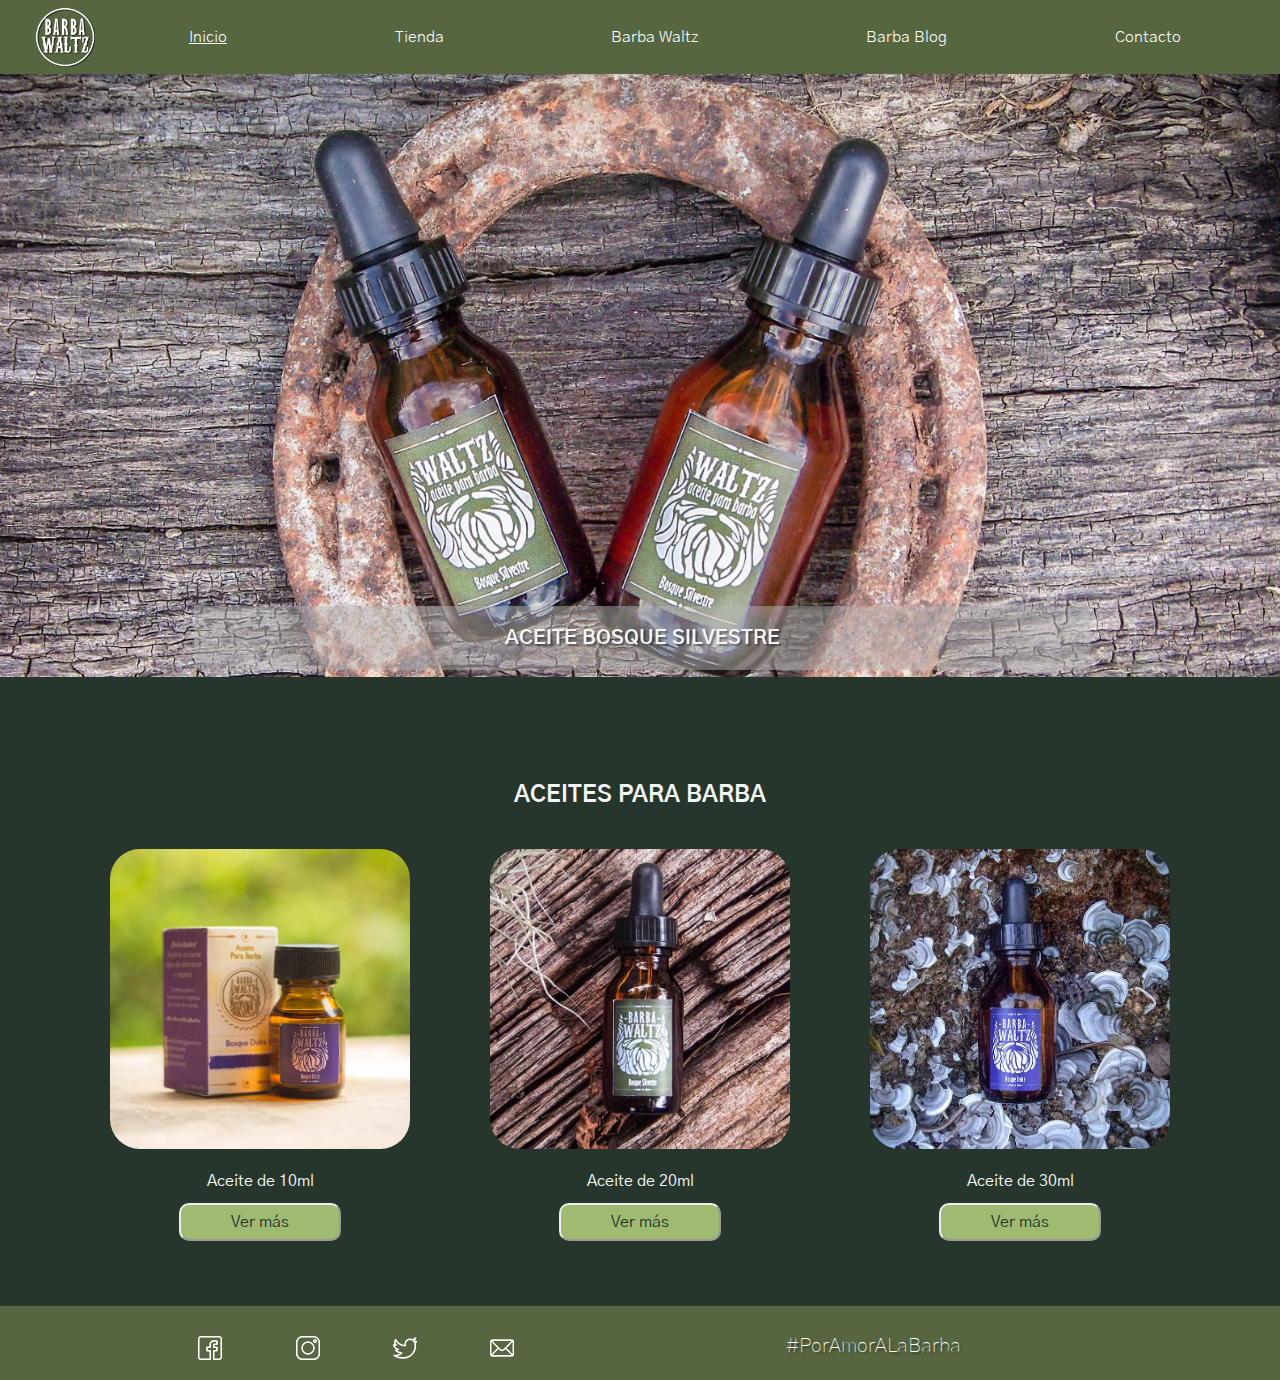
<file: index.html>
<!DOCTYPE html>
<html lang="es">

<head>
  <meta charset="UTF-8" />
  <meta http-equiv="X-UA-Compatible" content="IE=edge" />
  <meta name="viewport" content="width=device-width, initial-scale=1.0" />
  <meta name="description" content=" Barba Waltz, aceites para el mantenimiento y cuidado de la barba">
  <meta name="keywords" content="barba, aceite, mantenimiento, cuidado, vello, aceite para barba, hombre">
  <link rel="preconnect" href="https://fonts.googleapis.com">
  <link rel="preconnect" href="https://fonts.gstatic.com" crossorigin>
  <link href="https://fonts.googleapis.com/css2?family=Gothic+A1:wght@100;300;500;700&display=swap" rel="stylesheet">
  <link rel="stylesheet" href="css/bootstrap.css" />
  <link rel="stylesheet" href="css/style.css" />
  <link rel="shortcut icon" type="image/png" href="images/Logo Brown 24 flavicon.png" />
  <title>Inicio | Barba Waltz, Aceites para barba</title>
</head>

<body>

  <!-- HEADER INDEX----------------------------------------------------------------------------------------------------------------------------->

  <header>

    <nav class="navbar  navbar-expand-lg navbar-expand-md navbar-expand-sm navbar-dark header__navegador p-2 navbar-text .header__navegador--font">
      <div class="container-fluid header__padding">
        <a href="index.html"><img src="images/logo blanco letras.png" title="Ir al inicio" alt="logo Barba Waltz"
           class="header__navegador--logoBarba"></a>

        <button class="navbar-toggler" type="button" data-bs-toggle="collapse" data-bs-target="#navbarNav"
          aria-controls="navbarNav" aria-expanded="false" aria-label="Toggle navigation">
          <span class="navbar-toggler-icon"></span>
        </button>

        <div class="collapse navbar-collapse ms-3 nav" id="navbarNav">
          <ul class="navbar-nav d-flex justify-content-around w-100">
            <li class="nav-item ">
              <a class=" currentLink" aria-current="page" href="index.html">Inicio</a>
            </li>
            <li class="nav-item">
              <a class="" href="pages/tienda.html">Tienda</a>
            </li>
            <li class="nav-item">
              <a class="" href="pages/barba_waltz.html">Barba Waltz</a>
            </li>
            <li class="nav-item">
              <a class="" href="pages/barba_blog.html">Barba Blog</a>
            </li>
            <li class="nav-item">
              <a class="" href="pages/contacto.html">Contacto</a>
            </li>
          </ul>
        </div>
      </div>
    </nav>
  </header>

  <main class="mainIndex">

    <!-- SECCIÓN DE PRODUCTOS INDEX ----------------------------------------------------------------------------------------------------------------------------->
<div class="carouselMargin">
    <div id="carouselExampleInterval" class="carousel slide" data-bs-ride="carousel">
      <div class="carousel-inner">
        <div class="carousel-item active" data-bs-interval="10000">
          <div class="d-flex justify-content-center">
            <img src="images/index1 copy.jpg" class="d-block mw-100 mh-100" alt="Aceite para barba Bosque Silvestre 20ml y 30ml">
            <div class="carousel-caption d-none d-sm-block d-md-block">
              <a href="pages/tienda.html"><h2 class="carouselTitleFont opacity">ACEITE BOSQUE SILVESTRE</h2></a>
            </div>
        </div>
      </div>

        <div class="carousel-item" data-bs-interval="2000">
          <div class="d-flex justify-content-center">
            <img src="images/index2 copy.jpg" class="d-block mw-100 mh-100" alt="Aceite para barba Bosque Dulce 20ml y 30ml">
            <div class="carousel-caption d-none d-sm-block d-md-block">
              <a href="pages/tienda.html"><h2 class="carouselTitleFont opacity">ACEITE BOSQUE DULCE</h2></a>
            </div>
        </div>
      </div>
        
      <div class="carousel-item" data-bs-interval="2000">
        <div class="d-flex justify-content-center">
          <img src="images/index3 copy.jpg" class="d-block mw-100 mh-100" alt="Aceite para barba Bosque Dulce 20ml y 30ml">
          <div class="carousel-caption d-none d-sm-block d-md-block">
            <a href="pages/tienda.html"><h2 class="carouselTitleFont opacity">TIENDA</h2></a>
          </div>
      </div>
    </div>

      </div>
      <button class="carousel-control-prev" type="button" data-bs-target="#carouselExampleInterval" data-bs-slide="prev">
        <span class="carousel-control-prev-icon" aria-hidden="true"></span>
        <span class="visually-hidden">Previous</span>
      </button>
      <button class="carousel-control-next" type="button" data-bs-target="#carouselExampleInterval" data-bs-slide="next">
        <span class="carousel-control-next-icon" aria-hidden="true"></span>
        <span class="visually-hidden">Next</span>
      </button>
    </div>
  </div>

    <div class="divIndex">
    <h1>ACEITES PARA BARBA</h1>

    <div class="container w-100">
      <div class="row">

        <!-- IMAGEN 10ML ----------------------------------------->
        <div class="col-12 col-md-12 col-lg-4">
          <div class="d-flex justify-content-center align-items-center">
            <div>
              <img src="images/index10ml-4.jpg" alt="Aceite Bosque Oriental 10ml" width="300px"
                class="imagenProductoIndex imgBorderRadius">
              <p class=" d-flex justify-content-center align-items-center">Aceite de 10ml</p>
              <div class="d-flex justify-content-center align-items-center"><a href="pages/tienda.html">
                <input type="submit" value="Ver más" class="btn--Silvestre"></a></div>
            </div>
          </div>
        </div>

        <!-- IMAGEN 20ML ----------------------------------------->
        <div class="col-12 col-md-12 col-lg-4">
          <div class="d-flex justify-content-center align-items-center">
            <div><img src="images/index20ml.jpg" alt="Aceite Bosque Silvestre 20ml" width="300px"
                class="imagenProductoIndex imgBorderRadius">
              <p class=" d-flex justify-content-center align-items-center">Aceite de 20ml</p>
              <div class="d-flex justify-content-center align-items-center"><a href="pages/tienda.html">
                <input type="submit" value="Ver más" class="btn--Silvestre"></a></div>
            </div>
          </div>
        </div>

        <!-- IMAGEN 30ML ----------------------------------------->
        <div class="col-12 col-md-12 col-lg-4">
          <div class="d-flex justify-content-center align-items-center">
            <div><img src="images/index30ml.jpg" alt="Aceite Bosque Dulce 30ml" width="300px"
                class="imagenProductoIndex imgBorderRadius">
              <p class=" d-flex justify-content-center align-items-center">Aceite de 30ml</p>
              <div class="d-flex justify-content-center align-items-center"><a href="pages/tienda.html">
                <input type="submit" value="Ver más" class="btn--Silvestre"></a></div>
            </div>
          </div>
        </div>
      </div>

    </div>
    </div>
  </div>
  </main>

  <!-- FOOTER ----------------------------------------------------------------------------------------------------------------------------->

  <footer class="footerIndexBackColor footerDisplayFlex">

    <div class="item1">
      <a href="https://www.facebook.com/BarbaWaltz" target="_blank"><img src="images/facebook_white_24.png"
          title="Facebook" alt="facebook logo" /></a>
      <a href="https://www.instagram.com/barbawaltz/" target="_blank"><img src="images/instagram_white_24.png"
          title="instagram" alt="instagram logo" /></a>
      <a href="https://twitter.com/BarbaWaltz" target="_blank"><img src="images/twitter_white_24.png" title="Twitter"
          alt="twitter logo" /></a>
      <a href="mailto: waltz.barba@gmail.com" target="_blank"><img src="images/mail_white_24.png"
          title="Email Barba Waltz" alt="email logo" /></a>
    </div>


    <div class="item2">
      <p class="parrafoNegritaFooterWhite"> #PorAmorALaBarba</p>
    </div>
  </footer>

  <script src="js/bootstrap.js"></script>
</body>

</html>
</file>
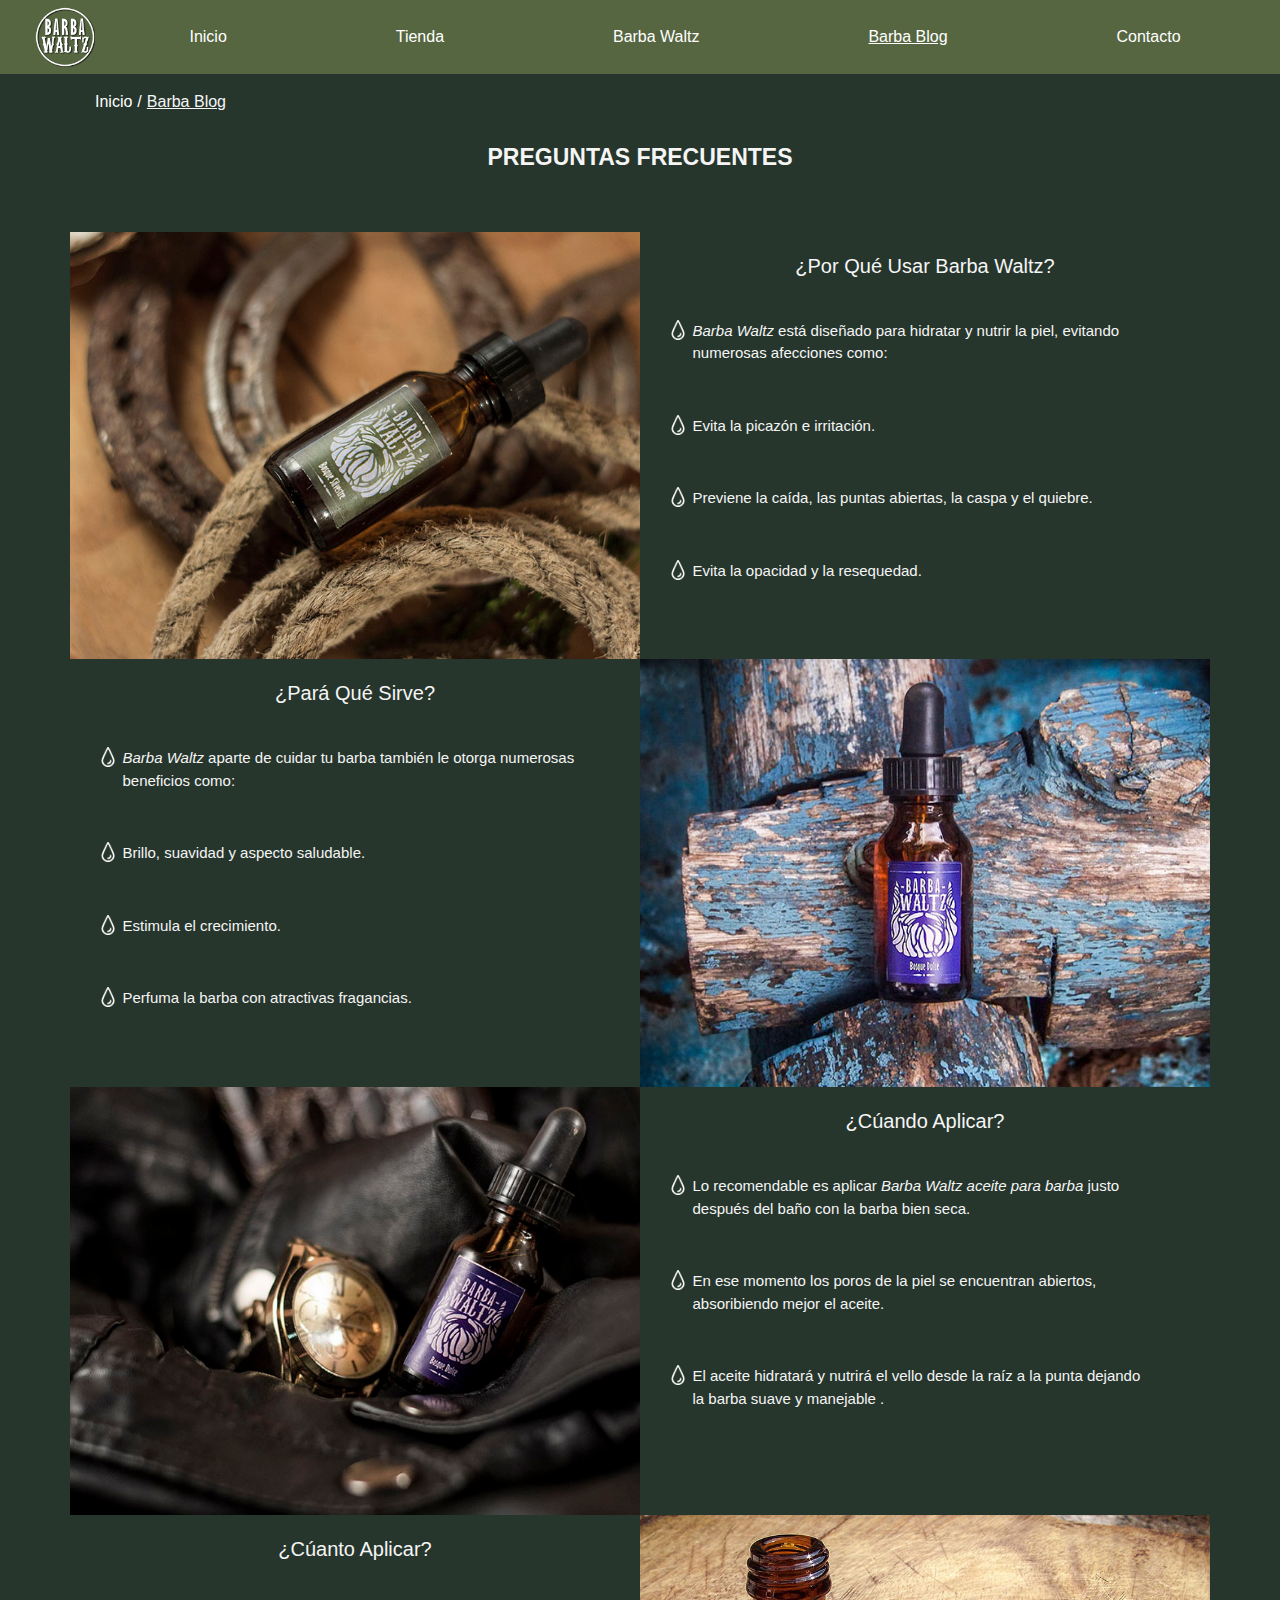
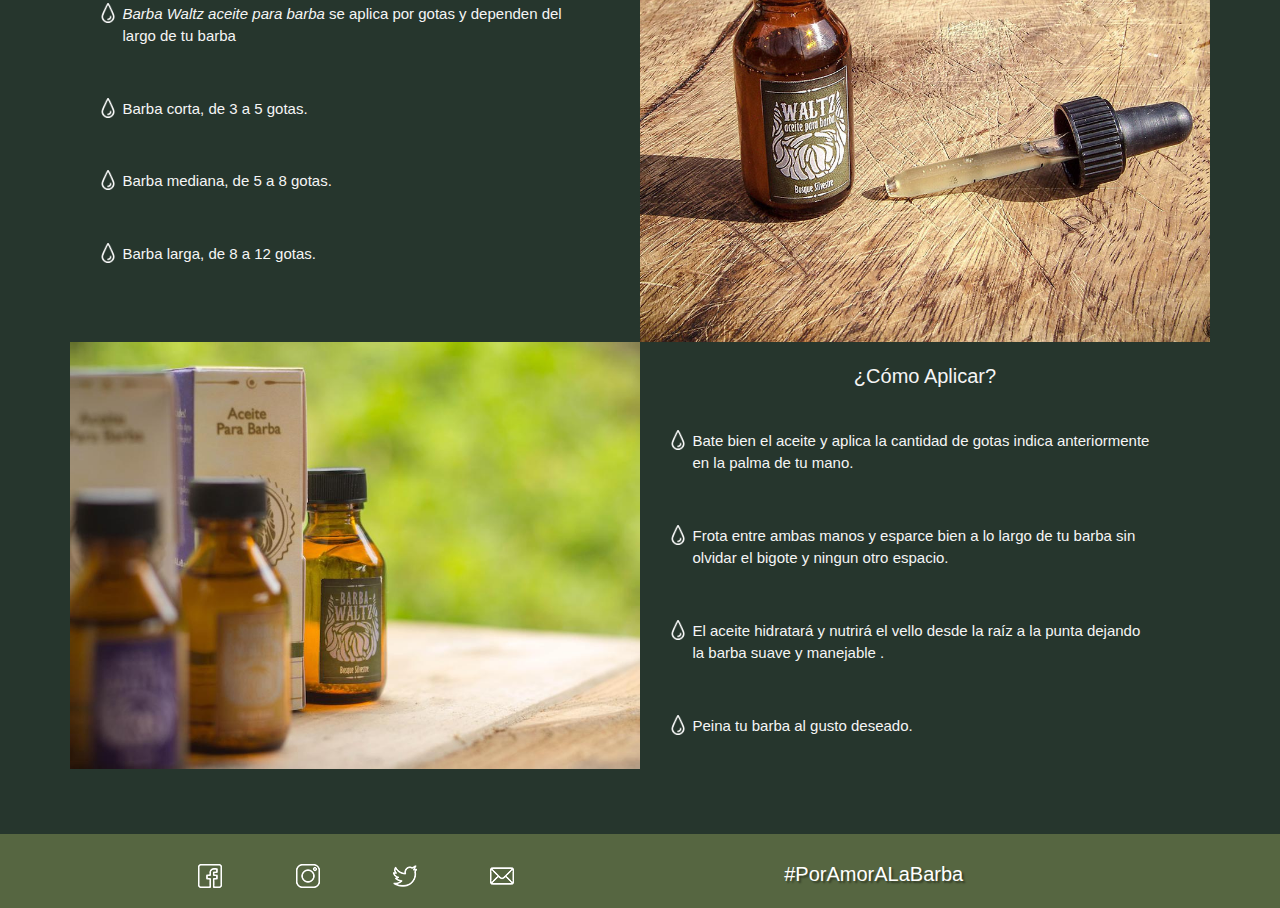
<file: pages/barba_blog.html>
<!DOCTYPE html>
<html lang="es">

<head>
    <meta charset="UTF-8">
    <meta http-equiv="X-UA-Compatible" content="IE=edge">
    <meta name="viewport" content="width=device-width, initial-scale=1.0">
    <meta name="description" content="Barba Blog, tips y técnicas para darle a tu barba el amor que merece">
    <meta name="keywords"
        content="barba, aceite, mantenimiento, cuidado, aceite para barba, hombre, historia, afeitado">
    <link rel="stylesheet" href="../css/bootstrap.css" />
    <link rel="stylesheet" href="../css/style.css">
    <link rel="shortcut icon" type="image/png" href="../images/Logo Brown 24 flavicon.png" />
    <title>Barba Blog | Dale amor a tu barba</title>

</head>

<body>

    <header>

        <nav
            class="navbar  navbar-expand-lg navbar-expand-md navbar-expand-sm navbar-dark header__navegador p-2 navbar-text .header__navegador--font">
            <div class="container-fluid header__padding">
                <a href="../index.html"><img src="../images/logo blanco letras.png" title="Ir al inicio"
                        alt="logo Barba Waltz" class="header__navegador--logoBarba"></a>

                <button class="navbar-toggler" type="button" data-bs-toggle="collapse" data-bs-target="#navbarNav"
                    aria-controls="navbarNav" aria-expanded="false" aria-label="Toggle navigation">
                    <span class="navbar-toggler-icon"></span>
                </button>

                <div class="collapse navbar-collapse ms-3 nav" id="navbarNav">
                    <ul class="navbar-nav d-flex justify-content-around w-100">
                        <li class="nav-item ">
                            <a aria-current="page" href="../index.html">Inicio</a>
                        </li>
                        <li class="nav-item">
                            <a class="" href="tienda.html">Tienda</a>
                        </li>
                        <li class="nav-item">
                            <a class="" href="barba_waltz.html">Barba Waltz</a>
                        </li>
                        <li class="nav-item">
                            <a class="currentLink" href="barba_blog.html">Barba Blog</a>
                        </li>
                        <li class="nav-item">
                            <a class="" href="contacto.html">Contacto</a>
                        </li>
                    </ul>
                </div>
            </div>
        </nav>
    </header>

    <!-- AQUÍ VAN LOS PRODUCTOS ----------------------------------------------------------------------------------------------------------------------------->

    <!-- ACEITE BOSQUE FRESCO ----------------------------------------------------------------------------------------------------------------------------->

    <main class="mainIndex">

        <!-- BREADCRUMB --------------------------------------------------------------------------------------------->


        <div class="divTienda">

            <nav aria-label="breadcrumb ">
                <ol class="breadcrumb ms-5 breadcrumbMargin">
                    <li class="breadcrumb-item"><a href="../index.html">Inicio</a></li>
                    <li class="breadcrumb-item active currentLink" aria-current="page">Barba Blog</li>
                </ol>
            </nav>


            <h1 class="h1BarbaBlog">PREGUNTAS FRECUENTES</h1>

            <div class="container">
                <div class="row">

                    <!-- IMAGEN 1 ----------------------------------------->
                    <div class="col-12 col-md-12 col-lg-6 p-0 m-0 order-first order-md-first order-lg-first">
                        <div class="d-flex justify-content-center align-items-center">
                            <div class="containerImg"><img src="../images/blog5.jpg" alt=" Barba Tips, cuándo aplicar"
                                    class="imagenProductoBlog blogBorderRadius mw-100 mh-100"></div>
                        </div>
                    </div>

                    <!-- PARRAFO 1 ----------------------------------------->
                    <div class="col-12 col-md-12 col-lg-6 order-0 order-md-0 order-lg-0">
                        <div class="d-block-flex justify-content-space-evenly">
                            <h2>¿Por Qué Usar Barba Waltz?</h2>
                            <div class="d-inline-flex containerFAQ">
                                <img src="../images/gotita" alt="Gota" height="20px" class="imgGotita">
                                <p class="parrafoFAQ"><span style="font-style: italic;"> Barba Waltz</span> está
                                    diseñado para hidratar y nutrir la piel, evitando numerosas afecciones como:</p>
                            </div>

                            <div class="d-inline-flex containerFAQ">
                                <img src="../images/gotita" alt="Gota" height="20px" class="imgGotita">
                                <p class="parrafoFAQ"> Evita la picazón e irritación.</p>
                            </div>

                            <div class="d-inline-flex containerFAQ">
                                <img src="../images/gotita" alt="Gota" height="20px" class="imgGotita">
                                <p class="parrafoFAQ"> Previene la caída, las puntas abiertas, la caspa y el quiebre.
                                </p>
                            </div>

                            <div class="d-inline-flex containerFAQ">
                                <img src="../images/gotita" alt="Gota" height="20px" class="imgGotita">
                                <p class="parrafoFAQ"> Evita la opacidad y la resequedad. </p>
                            </div>
                        </div>
                    </div>

                                        <!-- PARRAFO 2 ----------------------------------------->


                    <div class="col-12 col-md-12 col-lg-6 order-2 order-md-2 order-lg-1">
                        <div class="d-flex flex-column justify-content-space-evenly">
                            <h2>¿Pará Qué Sirve?</h2>
                            <div class="d-inline-flex containerFAQ">
                                <img src="../images/gotita" alt="Gota" height="20px" class="imgGotita">
                                <p class="parrafoFAQ"><span style="font-style: italic;"> Barba Waltz</span> aparte de
                                    cuidar tu barba también le otorga numerosas beneficios como:</p>
                            </div>

                            <div class="d-inline-flex containerFAQ">
                                <img src="../images/gotita" alt="Gota" height="20px" class="imgGotita">
                                <p class="parrafoFAQ"> Brillo, suavidad y aspecto saludable.</p>
                            </div>

                            <div class="d-inline-flex containerFAQ">
                                <img src="../images/gotita" alt="Gota" height="20px" class="imgGotita">
                                <p class="parrafoFAQ"> Estimula el crecimiento. </p>
                            </div>

                            <div class="d-inline-flex containerFAQ">
                                <img src="../images/gotita" alt="Gota" height="20px" class="imgGotita">
                                <p class="parrafoFAQ"> Perfuma la barba con atractivas fragancias. </p>
                            </div>
                        </div>
                    </div>

                    <!-- IMAGEN 2 ----------------------------------------->
                    <div class="col-12 col-md-12 col-lg-6 p-0 m-0 order-1 order-md-1 order-lg-2">
                        <div class="d-flex justify-content-center align-items-center">
                            <div class="containerImg"><img src="../images/blog6.jpg" alt=" Barba Tips, cuándo aplicar"
                                    class="imagenProductoBlog blogBorderRadius mw-100 mh-100"></div>
                        </div>
                    </div>


                    <!-- IMAGEN 3 ----------------------------------------->
                    <div class="col-12 col-md-12 col-lg-6 p-0 m-0 order-3 order-md-3 order-lg-3">
                        <div class="d-flex justify-content-center align-items-center">
                            <div class="containerImg"><img src="../images/blog2.jpg" alt=" Barba Tips, cuándo aplicar"
                                    class="imagenProductoBlog blogBorderRadius mw-100 mh-100"></div>
                        </div>
                    </div>

                    <!-- PARRAFO 3 ----------------------------------------->
                    <div class="col-12 col-md-12 col-lg-6 order-4 order-md-4 order-lg-4">
                        <div class="d-flex flex-column justify-content-space-evenly">
                            <h2>¿Cúando Aplicar?</h2>
                            <div class="d-inline-flex containerFAQ">
                                <img src="../images/gotita" alt="Gota" height="20px" class="imgGotita">
                                <p class="parrafoFAQ"> Lo recomendable es aplicar <span style="font-style: italic;">
                                        Barba Waltz aceite para barba </span>justo después del baño con la barba bien
                                    seca.</p>
                            </div>

                            <div class="d-inline-flex containerFAQ">
                                <img src="../images/gotita" alt="Gota" height="20px" class="imgGotita">
                                <p class="parrafoFAQ"> En ese momento los poros de la piel se encuentran abiertos,
                                    absoribiendo mejor el aceite. </p>
                            </div>

                            <div class="d-inline-flex containerFAQ">
                                <img src="../images/gotita" alt="Gota" height="20px" class="imgGotita">
                                <p class="parrafoFAQ"> El aceite hidratará y nutrirá el vello desde la raíz a la punta
                                    dejando la barba suave y manejable . </p>
                            </div>
                        </div>
                    </div>

                    <!-- PARRAFO 4 ----------------------------------------->
                    <div class="col-12 col-md-12 col-lg-6  order-6 order-md-6 order-lg-5">
                        <div class="d-flex flex-column justify-content-space-evenly">
                            <h2>¿Cúanto Aplicar?</h2>
                            <div class="d-inline-flex containerFAQ">
                                <img src="../images/gotita" alt="Gota" height="20px" class="imgGotita">
                                <p class="parrafoFAQ"><span style="font-style: italic;"> Barba Waltz aceite para barba
                                    </span> se aplica por gotas y dependen del largo de tu barba</p>
                            </div>

                            <div class="d-inline-flex containerFAQ">
                                <img src="../images/gotita" alt="Gota" height="20px" class="imgGotita">
                                <p class="parrafoFAQ"> Barba corta, de 3 a 5 gotas.</p>
                            </div>

                            <div class="d-inline-flex containerFAQ">
                                <img src="../images/gotita" alt="Gota" height="20px" class="imgGotita">
                                <p class="parrafoFAQ"> Barba mediana, de 5 a 8 gotas. </p>
                            </div>

                            <div class="d-inline-flex containerFAQ">
                                <img src="../images/gotita" alt="Gota" height="20px" class="imgGotita">
                                <p class="parrafoFAQ"> Barba larga, de 8 a 12 gotas. </p>
                            </div>
                        </div>
                    </div>

                    <!-- IMAGEN 4 ----------------------------------------->
                    <div class="col-12 col-md-12 col-lg-6 p-0 m-0 order-5 order-md-5 order-lg-6">
                        <div class="d-flex justify-content-center align-items-center">
                            <div class="containerImg"><img src="../images/blog3.jpg" alt=" Barba Tips, cuándo aplicar"
                                    class="imagenProductoBlog blogBorderRadius mw-100 mh-100"></div>
                        </div>
                    </div>

                                        <!-- IMAGEN 5 ----------------------------------------->

                    <div class="col-12 col-md-12 col-lg-6 p-0 m-0 order-7 order-md-7 order-lg-7">
                        <div class="d-flex justify-content-center align-items-center">
                            <div class="containerImg"><img src="../images/blog4.jpg" alt=" Barba Tips, cuándo aplicar"
                                    class="imagenProductoBlog blogBorderRadius mw-100 mh-100"></div>
                        </div>
                    </div>

                    <!-- PARRAFO 5 ----------------------------------------->
                    <div class="col-12 col-md-12 col-lg-6 order-8 order-md-8 order-lg-8">
                        <div class="d-flex flex-column justify-content-space-evenly">
                            <h2>¿Cómo Aplicar?</h2>
                            <div class="d-inline-flex containerFAQ">
                                <img src="../images/gotita" alt="Gota" height="20px" class="imgGotita">
                                <p class="parrafoFAQ"> Bate bien el aceite y aplica la cantidad de gotas indica
                                    anteriormente en la palma de tu mano.</p>
                            </div>

                            <div class="d-inline-flex containerFAQ">
                                <img src="../images/gotita" alt="Gota" height="20px" class="imgGotita">
                                <p class="parrafoFAQ"> Frota entre ambas manos y esparce bien a lo largo de tu barba sin
                                    olvidar el bigote y ningun otro espacio. </p>
                            </div>

                            <div class="d-inline-flex containerFAQ">
                                <img src="../images/gotita" alt="Gota" height="20px" class="imgGotita">
                                <p class="parrafoFAQ"> El aceite hidratará y nutrirá el vello desde la raíz a la punta
                                    dejando la barba suave y manejable . </p>
                            </div>

                            <div class="d-inline-flex containerFAQ">
                                <img src="../images/gotita" alt="Gota" height="20px" class="imgGotita">
                                <p class="parrafoFAQ"> Peina tu barba al gusto deseado.</p>
                            </div>
                        </div>
                    </div>

                </div>
            </div>
    </main>

    <!-- FOOTER ----------------------------------------------------------------------------------------------------------------------------->

    <footer class="footerIndexBackColor footerDisplayFlex">

        <div class="item1">
            <a href="https://www.facebook.com/BarbaWaltz" target="_blank"><img src="../images/facebook_white_24.png"
                    title="Facebook" alt="facebook logo" /></a>
            <a href="https://www.instagram.com/barbawaltz/" target="_blank"><img src="../images/instagram_white_24.png"
                    title="instagram" alt="instagram logo" /></a>
            <a href="https://twitter.com/BarbaWaltz" target="_blank"><img src="../images/twitter_white_24.png"
                    title="Twitter" alt="twitter logo" /></a>
            <a href="mailto: waltz.barba@gmail.com" target="_blank"><img src="../images/mail_white_24.png"
                    title="Email Barba Waltz" alt="email logo" /></a>
        </div>


        <div class="item2">
            <p class="parrafoNegritaFooterWhite"> #PorAmorALaBarba</p>
        </div>
    </footer>

    <!-- SCRIPT -------------------------------------------------------------------------------------------->

    <script src="../js/bootstrap.js"></script>
</body>

</html>
</file>
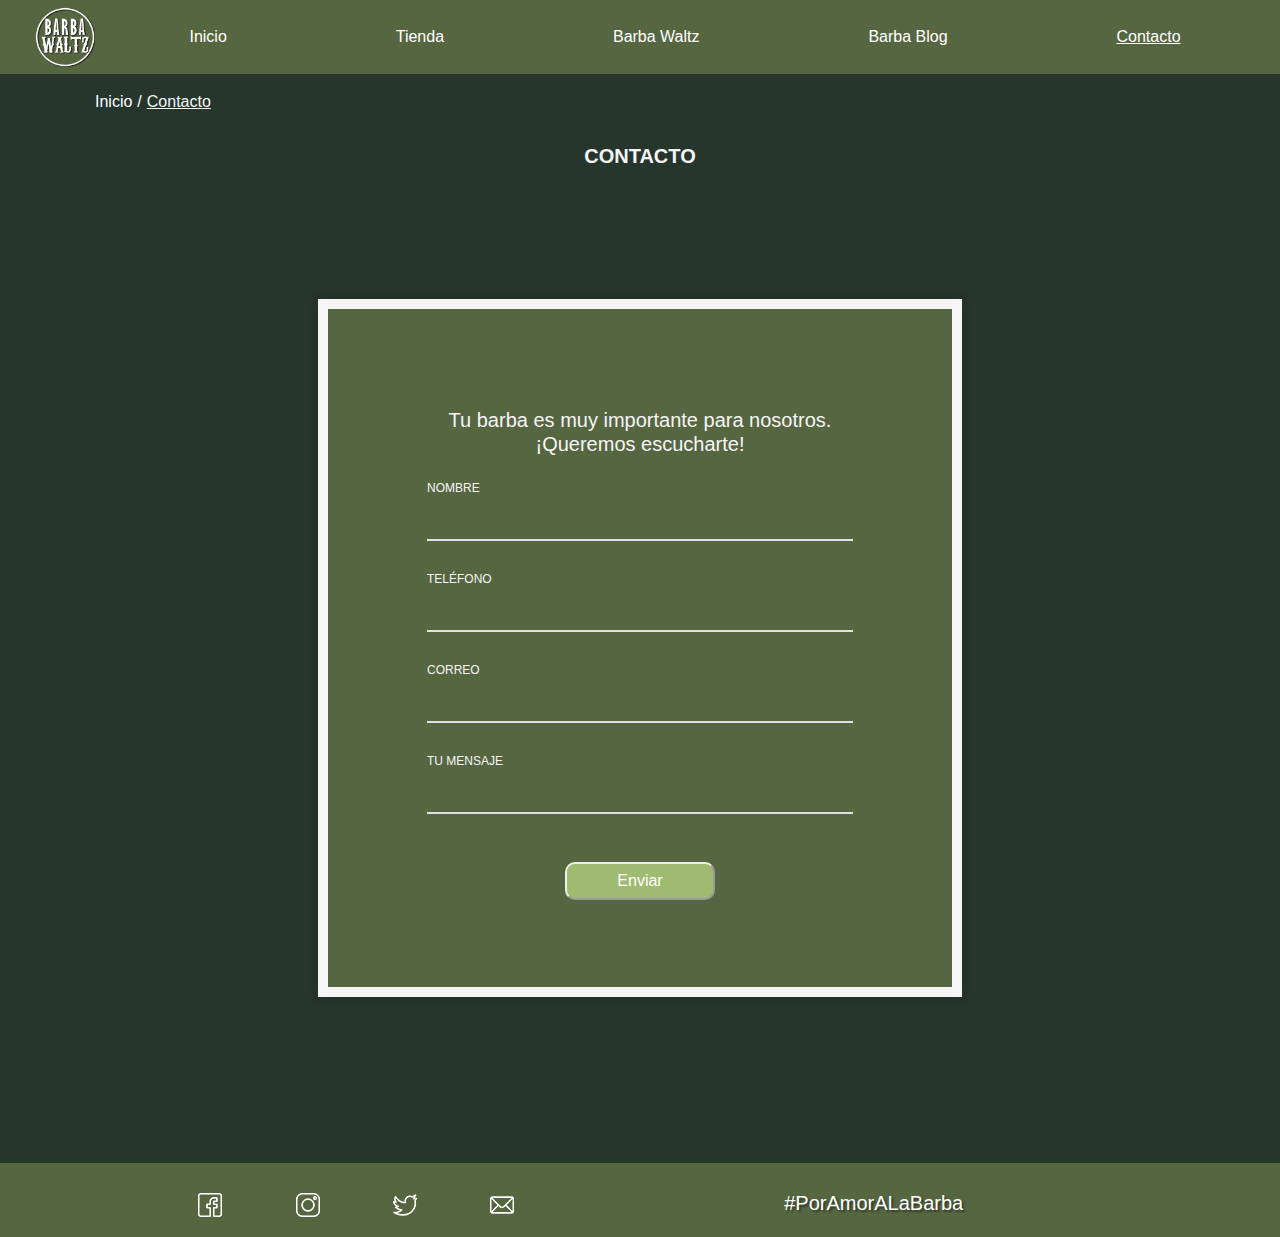
<file: pages/contacto.html>
<!DOCTYPE html>
<html lang="es">

<head>
    <meta charset="UTF-8">
    <meta http-equiv="X-UA-Compatible" content="IE=edge">
    <meta name="viewport" content="width=device-width, initial-scale=1.0">
    <meta name="description" content="¿Dudas, comentarios, sugerencias? ¡Queremos escucharte!">
    <meta name="keywords"
        content="barba, aceite, mantenimiento, cuidado, aceite para barba, comentario, duda, sugerencia">
    <link rel="stylesheet" href="../css/bootstrap.css" />
    <link rel="stylesheet" href="../css/style.css">
    <link rel="shortcut icon" type="image/png" href="../images/Logo Brown 24 flavicon.png" />
    <title>Contacto | Habla con nosotros</title>

</head>

<body>

    <header>

        <nav
            class="navbar  navbar-expand-lg navbar-expand-md navbar-expand-sm navbar-dark header__navegador p-2 navbar-text .header__navegador--font">
            <div class="container-fluid header__padding">
                <a href="../index.html"><img src="../images/logo blanco letras.png" title="Ir al inicio"
                        alt="logo Barba Waltz" class="header__navegador--logoBarba"></a>

                <button class="navbar-toggler" type="button" data-bs-toggle="collapse" data-bs-target="#navbarNav"
                    aria-controls="navbarNav" aria-expanded="false" aria-label="Toggle navigation">
                    <span class="navbar-toggler-icon"></span>
                </button>

                <div class="collapse navbar-collapse ms-3 nav" id="navbarNav">
                    <ul class="navbar-nav d-flex justify-content-around w-100">
                        <li class="nav-item ">
                            <a aria-current="page" href="../index.html">Inicio</a>
                        </li>
                        <li class="nav-item">
                            <a class="" href="tienda.html">Tienda</a>
                        </li>
                        <li class="nav-item">
                            <a class="" href="barba_waltz.html">Barba Waltz</a>
                        </li>
                        <li class="nav-item">
                            <a class="" href="barba_blog.html">Barba Blog</a>
                        </li>
                        <li class="nav-item">
                            <a class="currentLink" href="contacto.html">Contacto</a>
                        </li>
                    </ul>
                </div>
            </div>
        </nav>
    </header>

    <main class="mainIndex main404">

        <!-- BREADCRUMB --------------------------------------------------------------------------------------------->


        <div class="divTienda">

            <nav aria-label="breadcrumb ">
                <ol class="breadcrumb ms-5 breadcrumbMargin">
                    <li class="breadcrumb-item"><a href="../index.html">Inicio</a></li>
                    <li class="breadcrumb-item active currentLink" aria-current="page">Contacto</li>
                </ol>
            </nav>

            <!-- FORMULARIO DE CONTACTO ----------------------------------------------------------------------------------------------------------------------------->


            <h1 class="contacto"> CONTACTO</h1>


            <div class="wrapper">
                <div class="inner">
                    <form action="">
                        <h2 class="contact">Tu barba es muy importante para nosotros.<br>
                            ¡Queremos escucharte!</h2>
                        <label class="form-group">
                            <input type="text" class="form-control">
                            <span>NOMBRE</span>
                            <span class="border"></span>
                        </label>
                        <label class="form-group">
                            <input type="text" class="form-control">
                            <span>TELÉFONO</span>
                            <span class="border"></span>
                        </label>
                        <label class="form-group">
                            <input type="text" class="form-control">
                            <span for="">CORREO</span>
                            <span class="border"></span>
                        </label>
                        <label class="form-group">
                            <textarea name="" id="" class="form-control"></textarea>
                            <span for="">TU MENSAJE</span>
                            <span class="border"></span>
                        </label>
                        <label for="Enviar" class=" enviar">
                            <button class="btn--Silvestre enviar"><a href="../404.html">Enviar
                            </a></button>
                        </label>
                    </form>
                </div>
            </div>



    </main>

    <footer class="footerIndexBackColor footerDisplayFlex">

        <div class="item1">
            <a href="https://www.facebook.com/BarbaWaltz" target="_blank"><img src="../images/facebook_white_24.png"
                    title="Facebook" alt="facebook logo" /></a>
            <a href="https://www.instagram.com/barbawaltz/" target="_blank"><img src="../images/instagram_white_24.png"
                    title="instagram" alt="instagram logo" /></a>
            <a href="https://twitter.com/BarbaWaltz" target="_blank"><img src="../images/twitter_white_24.png"
                    title="Twitter" alt="twitter logo" /></a>
            <a href="mailto: waltz.barba@gmail.com" target="_blank"><img src="../images/mail_white_24.png"
                    title="Email Barba Waltz" alt="email logo" /></a>
        </div>


        <div class="item2">
            <p class="parrafoNegritaFooterWhite"> #PorAmorALaBarba</p>
        </div>
    </footer>

    <!-- SCRIPT -------------------------------------------------------------------------------------------->

    <script src="../js/bootstrap.js"></script>

</body>

</html>
</file>
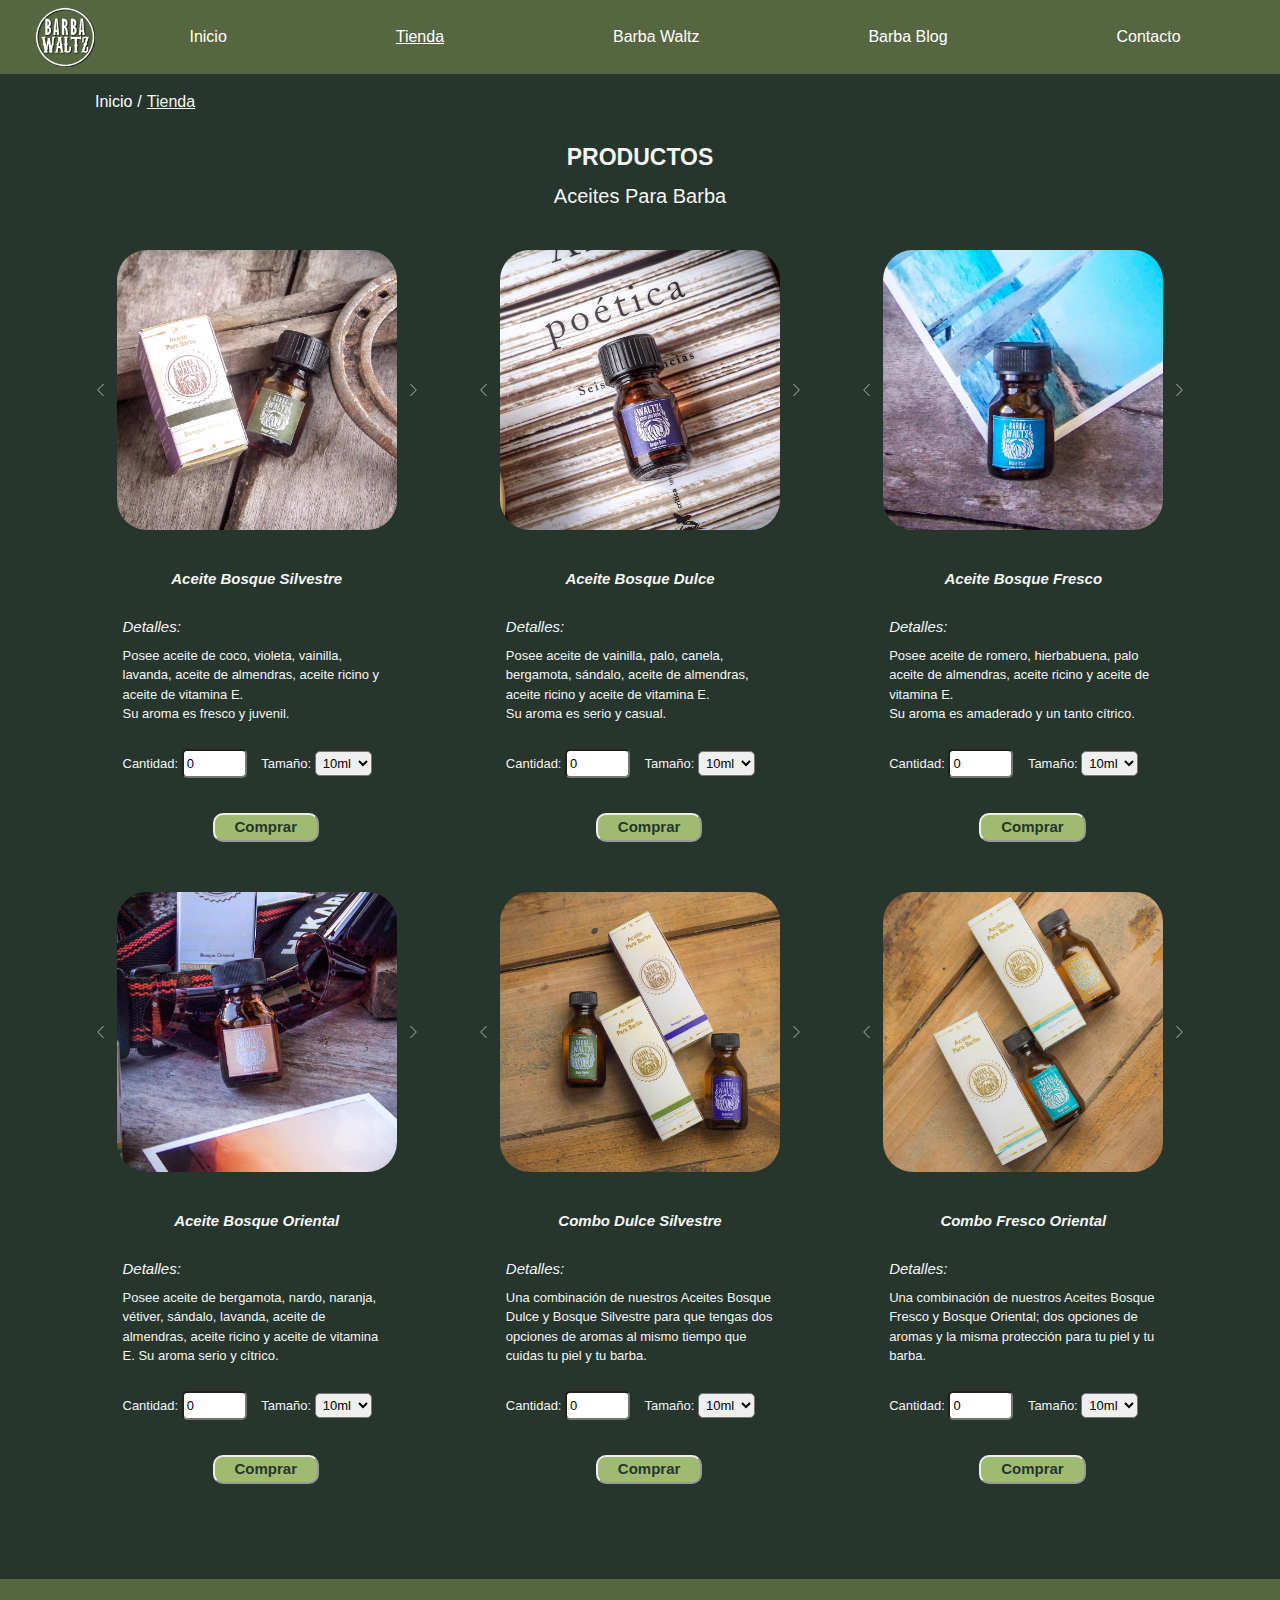
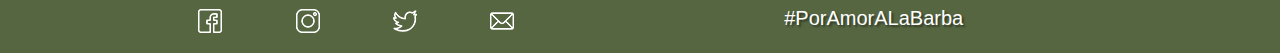
<file: pages/tienda.html>
<!DOCTYPE html>
<html lang="es">

<head>
  <meta charset="UTF-8">
  <meta http-equiv="X-UA-Compatible" content="IE=edge">
  <meta name="viewport" content="width=device-width, initial-scale=1.0">
  <meta name="description"
    content=" Barba Waltz, comprar aceites para cuidar, mantener y perfumar la barba con irresisitbles fragancias">
  <meta name="keywords" content="barba, aceite, mantenimiento, cuidado, aceite para barba, hombre, comprar, perfume">
  <link rel="stylesheet" href="../css/bootstrap.css">
  <link rel="stylesheet" href="../css/style.css">
  <link rel="shortcut icon" type="image/png" href="../images/Logo Brown 24 flavicon.png" />
  <title>Tienda | Comprar Barba Waltz</title>

</head>

<body>

  <header>

    <nav
      class="navbar  navbar-expand-lg navbar-expand-md navbar-expand-sm navbar-dark header__navegador p-2 navbar-text .header__navegador--font">
      <div class="container-fluid header__padding">
        <a href="../index.html"><img src="../images/logo blanco letras.png" title="Ir al inicio" alt="logo Barba Waltz"
            class="header__navegador--logoBarba"></a>

        <button class="navbar-toggler" type="button" data-bs-toggle="collapse" data-bs-target="#navbarNav"
          aria-controls="navbarNav" aria-expanded="false" aria-label="Toggle navigation">
          <span class="navbar-toggler-icon"></span>
        </button>

        <div class="collapse navbar-collapse ms-3 nav" id="navbarNav">
          <ul class="navbar-nav d-flex justify-content-around w-100">
            <li class="nav-item ">
              <a aria-current="page" href="../index.html">Inicio</a>
            </li>
            <li class="nav-item">
              <a class=" currentLink" href="tienda.html">Tienda</a>
            </li>
            <li class="nav-item">
              <a class="" href="barba_waltz.html">Barba Waltz</a>
            </li>
            <li class="nav-item">
              <a class="" href="barba_blog.html">Barba Blog</a>
            </li>
            <li class="nav-item">
              <a class="" href="contacto.html">Contacto</a>
            </li>
          </ul>
        </div>
      </div>
    </nav>
  </header>

  <!-- AQUÍ VAN LOS PRODUCTOS ----------------------------------------------------------------------------------------------------------------------------->

  <!-- ACEITE BOSQUE FRESCO ----------------------------------------------------------------------------------------------------------------------------->

  <main class="mainIndex">

    <!-- BREADCRUMB --------------------------------------------------------------------------------------------->


    <div class="divTienda">

      <nav aria-label="breadcrumb ">
        <ol class="breadcrumb ms-5 breadcrumbMargin">
          <li class="breadcrumb-item"><a href="../index.html">Inicio</a></li>
          <li class="breadcrumb-item active currentLink" aria-current="page">Tienda</li>
        </ol>
      </nav>
          <!-- SECCIÓN DE PRODUCTOS TIENDA ----------------------------------------------------------------------------------------------------------------------------->

      <h1 class="h1Tienda">PRODUCTOS</h1>
      <h2 class="h2Tienda">Aceites Para Barba</h2>

<!-- CONTAINER PRODUCTOS 1 ------------------------------------------->

          <div class="container-fluid">
            <div class="row">

              <!-- BOSQUE SILVESTRE -------------------------------------->
              <div class="col-12 col-md-6 col-lg-4">
                <div id="carouselSilvestre" class="carousel slide carousel-fade " data-bs-ride="carousel">
                  <div class="carousel-inner">
                    <div class="carousel-item active">



                        <div class="d-flex justify-content-center align-items-center">
                        <div><img src="../images/tBosqueSilvestre10.jpg" alt="Aceite para barba Bosque Silvestre 10ml"
                           class="d-block carouselBorderRadius imgWidth"></div>
                      </div>
                    </div>


                    <div class="carousel-item">
                      <div class="d-flex justify-content-center align-items-center">
                      <div><img src="../images/tBosqueSilvestre20.jpg" alt="Aceite para barba Bosque Silvestre 20ml"
                        class="d-block carouselBorderRadius imgWidth"></div>
                    </div>
                  </div>

                    <div class="carousel-item">
                      <div class="d-flex justify-content-center align-items-center">
                      <div><img src="../images/tBosqueSilvestre30.jpg" alt="Aceite para barba Bosque Silvestre 30ml"
                         class="d-block carouselBorderRadius imgWidth"></div>
                    </div>
                  </div>
                  </div>
                  <button class="carousel-control-prev" type="button" data-bs-target="#carouselSilvestre"
                    data-bs-slide="prev">
                    <span class="carousel-control-prev-icon" aria-hidden="true"></span>
                    <span class="visually-hidden">Previous</span>
                  </button>
                  <button class="carousel-control-next" type="button" data-bs-target="#carouselSilvestre"
                    data-bs-slide="next">
                    <span class="carousel-control-next-icon" aria-hidden="true"></span>
                    <span class="visually-hidden">Next</span>
                  </button>
                </div>

<!-- COMPRAR SILVESTRE-------------------------------------------------------------------------->


                <h3 class="titulosTienda">Aceite Bosque Silvestre</h3>
                <h4 class="tienda4">Detalles:</h4>
                <p class="parrafoTienda">Posee aceite de coco, violeta, vainilla, lavanda, aceite de almendras, aceite
                  ricino y
                  aceite de vitamina E. <br>Su aroma es fresco y juvenil. </p>



                <form action="#" method="post" class="formTienda">

                  <label for="name" class="selectTiendaText labelTienda">Cantidad:

                    <input type="number" name="cantidad" min="0" max="999" value="0" class="selectTienda"></label>



                  <label for="Tamaño" class="selectTiendaText labelTienda0">Tamaño:


                    <select name="Tamaño" class="selectTienda">
                      <option value="10ml">10ml</option>
                      <option value="20ml">20ml</option>
                      <option value="30ml">30ml</option>
                    </select></label>


                  <label for="Comprar" class="btn__Comprar">
                    <input type="submit" value="Comprar" class="btn--Silvestre enTienda btn--Silvestre__enTienda">
                  </label>

                </form>

              </div>


              <!-- BOSQUE DULCE ------------------------------------------------>

              <div class="col-12 col-md-6 col-lg-4">
                <div id="carouselDulce" class="carousel slide carousel-fade" data-bs-ride="carousel">
                  <div class="carousel-inner">
                    <div class="carousel-item active">


                      <div class="d-flex justify-content-center align-items-center">
                        <div><img src="../images/tBosqueDulce10.jpg" alt="Aceite para barba Bosque Dulce 10ml" 
                          class="d-block carouselBorderRadius imgWidth"></div>
                      </div>
                    </div>


                    <div class="carousel-item">
                      <div class="d-flex justify-content-center align-items-center">
                      <div><img src="../images/tBosqueDulce20.jpg" alt="Aceite para barba Bosque Dulce 20ml" 
                        class="d-block carouselBorderRadius imgWidth"></div>
                    </div>
                  </div>

                    <div class="carousel-item">
                      <div class="d-flex justify-content-center align-items-center">
                      <div><img src="../images/tBosqueDulce30.jpg" alt="Aceite para barba Bosque Dulce 30ml"
                        class="d-block carouselBorderRadius imgWidth"></div>
                    </div>
                  </div>
                  </div>
                  <button class="carousel-control-prev" type="button" data-bs-target="#carouselDulce"
                    data-bs-slide="prev">
                    <span class="carousel-control-prev-icon" aria-hidden="true"></span>
                    <span class="visually-hidden">Previous</span>
                  </button>
                  <button class="carousel-control-next" type="button" data-bs-target="#carouselDulce"
                    data-bs-slide="next">
                    <span class="carousel-control-next-icon" aria-hidden="true"></span>
                    <span class="visually-hidden">Next</span>
                  </button>
                </div>


              <!-- COMPRAR DULCE-------------------------------------------------------------------------->

                <h3 class="titulosTienda">Aceite Bosque Dulce</h3>
                <h4 class="tienda4">Detalles:</h4>
                <p class="parrafoTienda"> Posee aceite de vainilla, palo, canela, bergamota, sándalo, aceite de
                  almendras, aceite
                  ricino y
                  aceite de vitamina E.
                  <br>Su aroma es serio y casual.</p>



                <form action="#" method="post" class="formTienda">

                  <label for="name" class="selectTiendaText labelTienda">Cantidad:

                    <input type="number" name="cantidad" min="0" max="999" value="0" class="selectTienda"></label>



                  <label for="Tamaño" class="selectTiendaText labelTienda0">Tamaño:


                    <select name="Tamaño" class="selectTienda">
                      <option value="10ml">10ml</option>
                      <option value="20ml">20ml</option>
                      <option value="30ml">30ml</option>
                    </select></label>


                  <label for="Comprar" class="btn__Comprar">
                    <input type="submit" value="Comprar" class="btn--Silvestre enTienda btn--Silvestre__enTienda">
                  </label>
                                  </form>
              </div>

              <!-- BOSQUE FRESCO-------------------------------------------------------------------------->


              <div class="col-12 col-md-6 col-lg-4">

                <div id="carouselFresco" class="carousel slide carousel-fade" data-bs-ride="carousel">
                  <div class="carousel-inner">
                    <div class="carousel-item active">


                      <div class="d-flex justify-content-center align-items-center">
                        <div><img src="../images/tBosqueFresco10.jpg" alt="Aceite para barba Bosque Fresco 10ml"
                           class="d-block carouselBorderRadius imgWidth"></div>
                      </div>
                    </div>


                    <div class="carousel-item">
                      <div class="d-flex justify-content-center align-items-center">
                      <div><img src="../images/tBosqueFresco20.jpg" alt="Aceite para barba Bosque Fresco 20ml"
                         class="d-block carouselBorderRadius imgWidth"></div>
                    </div>
                  </div>


                    <div class="carousel-item">
                      <div class="d-flex justify-content-center align-items-center">
                      <div><img src="../images/tBosqueFresco30.jpg" alt="Aceite para barba Bosque Fresco 30ml"
                         class="d-block carouselBorderRadius imgWidth"></div>
                    </div>
                  </div>
                  </div>
                  <button class="carousel-control-prev" type="button" data-bs-target="#carouselFresco"
                    data-bs-slide="prev">
                    <span class="carousel-control-prev-icon" aria-hidden="true"></span>
                    <span class="visually-hidden">Previous</span>
                  </button>
                  <button class="carousel-control-next" type="button" data-bs-target="#carouselFresco"
                    data-bs-slide="next">
                    <span class="carousel-control-next-icon" aria-hidden="true"></span>
                    <span class="visually-hidden">Next</span>
                  </button>
                </div>

                              <!-- COMPRAR FRESCO-------------------------------------------------------------------------->

                <h3 class="titulosTienda">Aceite Bosque Fresco</h3>

                <h4 class="tienda4">Detalles:</h4>
                <p class="parrafoTienda"> Posee aceite de romero, hierbabuena, palo aceite de almendras, aceite
                  ricino y aceite de vitamina E.
                  <br>Su aroma es amaderado y un tanto cítrico.</p>



                <form action="#" method="post" class="formTienda">

                  <label for="name" class="selectTiendaText labelTienda">Cantidad:

                    <input type="number" name="cantidad" min="0" max="999" value="0" class="selectTienda"></label>



                    <label for="Tamaño" class="selectTiendaText labelTienda0">Tamaño:


                      <select name="Tamaño" class="selectTienda">
                        <option value="10ml">10ml</option>
                        <option value="20ml">20ml</option>
                        <option value="30ml">30ml</option>
                      </select></label>


                  <label for="Comprar" class="btn__Comprar">
                    <input type="submit" value="Comprar" class="btn--Silvestre enTienda btn--Silvestre__enTienda">
                  </label>

                </form>


            </div>



              <!-- BOSQUE ORIENTAL ------------------------------------------------>

              <div class="col-12 col-md-6 col-lg-4">
                <div id="carouselOriental" class="carousel slide carousel-fade" data-bs-ride="carousel">
                  <div class="carousel-inner">
                    <div class="carousel-item active">


                      <div class="d-flex justify-content-center align-items-center">
                        <div><img src="../images/tBosqueOriental10.jpg" alt="Aceite para barba Bosque Oriental 10ml"
                          class="d-block carouselBorderRadius imgWidth"></div>
                      </div>
                    </div>


                    <div class="carousel-item">
                      <div class="d-flex justify-content-center align-items-center">
                      <div><img src="../images/tBosqueOriental20.jpg" alt="Aceite para barba Bosque Oriental 20ml" 
                        class="d-block carouselBorderRadius imgWidth"></div>
                    </div>
                  </div>

                    <div class="carousel-item">
                      <div class="d-flex justify-content-center align-items-center">
                      <div><img src="../images/tBosqueOriental30.jpg" alt="Aceite para barba Bosque Oriental 30ml" 
                        class="d-block carouselBorderRadius imgWidth"></div>
                    </div>
                  </div>
                  </div>
                  <button class="carousel-control-prev" type="button" data-bs-target="#carouselOriental"
                    data-bs-slide="prev">
                    <span class="carousel-control-prev-icon" aria-hidden="true"></span>
                    <span class="visually-hidden">Previous</span>
                  </button>
                  <button class="carousel-control-next" type="button" data-bs-target="#carouselOriental"
                    data-bs-slide="next">
                    <span class="carousel-control-next-icon" aria-hidden="true"></span>
                    <span class="visually-hidden">Next</span>
                  </button>
                </div>

              <!-- COMPRAR ORIENTAL ------------------------------------------------>

              <h3 class="titulosTienda">Aceite Bosque Oriental</h3>

                <h4 class="tienda4">Detalles:</h4>
                <p class="parrafoTienda">

                  Posee aceite de bergamota, nardo, naranja, vétiver, sándalo, lavanda, aceite de almendras, aceite
                  ricino y aceite de vitamina E. Su aroma serio y cítrico.
                </p>



                <form action="#" method="post" class="formTienda">

                  <label for="name" class="selectTiendaText labelTienda">Cantidad:

                    <input type="number" name="cantidad" min="0" max="999" value="0" class="selectTienda"></label>



                  <label for="Tamaño" class="selectTiendaText labelTienda0">Tamaño:


                    <select name="Tamaño" class="selectTienda">
                      <option value="10ml">10ml</option>
                      <option value="20ml">20ml</option>
                      <option value="30ml">30ml</option>
                    </select></label>


                  <label for="Comprar" class="btn__Comprar">
                    <input type="submit" value="Comprar" class="btn--Silvestre enTienda btn--Silvestre__enTienda">
                  </label>

                </form>
              </div>

              <!-- COMBO DULCE SILVESTRE ----------------------------------------->

              <div class="col-12 col-md-6 col-lg-4">
                <div id="carouselComboDS" class="carousel slide carousel-fade" data-bs-ride="carousel">
                  <div class="carousel-inner">
                    <div class="carousel-item active">


                      <div>
                        <div class="d-flex justify-content-center align-items-center">
                        <div><img src="../images/tComboDS1.jpg" alt="Aceite para barba Bosque Oriental 10ml"
                          class="d-block carouselBorderRadius imgWidth"></div>
                      </div>
                    </div>
                    </div>


                    <div class="carousel-item">
                      <div class="d-flex justify-content-center align-items-center">
                      <div><img src="../images/tComboDS2.jpg" alt="Aceite para barba Bosque Oriental 20ml"
                        class="d-block carouselBorderRadius imgWidth"></div> 
                      </div>
                    </div>


                    <div class="carousel-item">
                      <div class="d-flex justify-content-center align-items-center">
                      <div><img src="../images/tComboDS3.jpg" alt="Aceite para barba Bosque Oriental 30ml"
                        class="d-block carouselBorderRadius imgWidth"></div>
                      </div>
                    </div>
                  </div>
                  <button class="carousel-control-prev" type="button" data-bs-target="#carouselComboDS"
                    data-bs-slide="prev">
                    <span class="carousel-control-prev-icon" aria-hidden="true"></span>
                    <span class="visually-hidden">Previous</span>
                  </button>
                  <button class="carousel-control-next" type="button" data-bs-target="#carouselComboDS"
                    data-bs-slide="next">
                    <span class="carousel-control-next-icon" aria-hidden="true"></span>
                    <span class="visually-hidden">Next</span>
                  </button>
                </div>

              <!-- COMPRAR COMBO DULCE SILVESTRE ------------------------------------------------>

              <h3 class="titulosTienda">Combo Dulce Silvestre</h3>

                <h4 class="tienda4">Detalles:</h4>
                <p class="parrafoTienda">

                  Una combinación de nuestros Aceites Bosque Dulce y Bosque Silvestre para que tengas dos opciones de aromas al mismo tiempo que cuidas tu piel y tu barba.
                
                </p>



                <form action="#" method="post" class="formTienda">

                  <label for="name" class="selectTiendaText labelTienda">Cantidad:

                    <input type="number" name="cantidad" min="0" max="999" value="0" class="selectTienda"></label>



                  <label for="Tamaño" class="selectTiendaText labelTienda0">Tamaño:


                    <select name="Tamaño" class="selectTienda">
                      <option value="10ml">10ml</option>
                      <option value="20ml">20ml</option>
                      <option value="30ml">30ml</option>
                    </select></label>


                  <label for="Comprar" class="btn__Comprar">
                    <input type="submit" value="Comprar" class="btn--Silvestre enTienda btn--Silvestre__enTienda">
                  </label>

                </form>
              </div>

                        <!-- COMBO FRESCO ORIENTAL ----------------------------------------->

                        <div class="col-12 col-md-6 col-lg-4">
                          <div id="carouselComboFO" class="carousel slide carousel-fade" data-bs-ride="carousel">
                            <div class="carousel-inner">
                              <div class="carousel-item active">
          
          
                                <div class="d-flex justify-content-center align-items-center">
                                  <div><img src="../images/tComboFO1.jpg" alt="Aceite para barba Bosque Oriental 10ml" 
                                    class="d-block carouselBorderRadius imgWidth"></div>
                                </div>
                              </div>
          
          
                              <div class="carousel-item">
                                <div class="d-flex justify-content-center align-items-center">
                                <div><img src="../images/tComboFO2.jpg" alt="Aceite para barba Bosque Oriental 20ml" 
                                  class="d-block carouselBorderRadius imgWidth"></div>
                              </div>
                            </div>

                              <div class="carousel-item">
                                <div class="d-flex justify-content-center align-items-center">
                                <img src="../images/tComboFO3.jpg" alt="Aceite para barba Bosque Oriental 30ml"
                                  class="d-block carouselBorderRadius imgWidth">
                                </div>
                              </div>
                            </div>

                            <button class="carousel-control-prev" type="button" data-bs-target="#carouselComboFO"
                              data-bs-slide="prev">
                              <span class="carousel-control-prev-icon" aria-hidden="true"></span>
                              <span class="visually-hidden">Previous</span>
                            </button>
                            <button class="carousel-control-next" type="button" data-bs-target="#carouselComboFO"
                              data-bs-slide="next">
                              <span class="carousel-control-next-icon" aria-hidden="true"></span>
                              <span class="visually-hidden">Next</span>
                            </button>
                          </div>
          
                        <!-- COMPRAR COMBO FRESCO ORIENTAL ------------------------------------------------>
          
                        <h3 class="titulosTienda">Combo Fresco Oriental</h3>
          
                          <h4 class="tienda4">Detalles:</h4>
                          <p class="parrafoTienda">
          
                            Una combinación de nuestros Aceites Bosque Fresco y Bosque Oriental; dos opciones de aromas y la misma protección para tu piel y tu barba.
                          
                          </p>
          
          
          
                          <form action="#" method="post" class="formTienda">
          
                            <label for="name" class="selectTiendaText labelTienda">Cantidad:
          
                              <input type="number" name="cantidad" min="0" max="999" value="0" class="selectTienda"></label>
          
          
          
                            <label for="Tamaño" class="selectTiendaText  labelTienda0">Tamaño:
          
          
                              <select name="Tamaño" class="selectTienda">
                                <option value="10ml">10ml</option>
                                <option value="20ml">20ml</option>
                                <option value="30ml">30ml</option>
                              </select></label>
          
          
                            <label for="Comprar" class="btn__Comprar">
                              <input type="submit" value="Comprar" class="btn--Silvestre enTienda btn--Silvestre__enTienda">
                            </label>
          
                          </form>
                        </div>



            </div>
          </div>






  </main>

  <!-- FOOTER ----------------------------------------------------------------------------------------------------------------------------->

  <footer class="footerIndexBackColor footerDisplayFlex">

    <div class="item1">
      <a href="https://www.facebook.com/BarbaWaltz" target="_blank"><img src="../images/facebook_white_24.png"
          title="Facebook" alt="facebook logo" /></a>
      <a href="https://www.instagram.com/barbawaltz/" target="_blank"><img src="../images/instagram_white_24.png"
          title="instagram" alt="instagram logo" /></a>
      <a href="https://twitter.com/BarbaWaltz" target="_blank"><img src="../images/twitter_white_24.png" title="Twitter"
          alt="twitter logo" /></a>
      <a href="mailto: waltz.barba@gmail.com" target="_blank"><img src="../images/mail_white_24.png"
          title="Email Barba Waltz" alt="email logo" /></a>
    </div>


    <div class="item2">
      <p class="parrafoNegritaFooterWhite"> #PorAmorALaBarba</p>
    </div>
  </footer>

  <!-- SCRIPT -------------------------------------------------------------------------------------------->

  <script src="https://unpkg.com/aos@2.3.1/dist/aos.js"></script>
  <script>
    AOS.init();
  </script>
  <script src="../js/bootstrap.js"></script>

</body>

</html>
</file>
<file: css/style.css>
.mainIndex {
  background-color: #26362d;
}

h2.carouselTitleFont {
  color: whitesmoke;
  font-weight: 700;
  text-shadow: 2px 2px 2px rgba(0, 0, 0, 0.43);
}

.opacity {
  background: rgba(179, 180, 180, 0.5);
  width: 100%;
}

.divIndex {
  padding: 65px;
}

.imgBorderRadius {
  border-radius: 30px;
}

/* Version Min 576 Max992*/
@media only screen and (min-width: 576px) and (max-width: 992px) {
  .imagenProductoIndex {
    height: 300px;
  }
}

/* Version Max576 */
@media only screen and (max-width: 576px) {
  .imagenProductoIndex {
    height: 290px;
  }
}

h1.h1BarbaBlog {
  margin-bottom: 40px;
}

.fuente-main {
  color: whitesmoke;
}

.containerImg {
  overflow: hidden;
}

.imagenProductoBlog {
  display: block;
  -webkit-transition: all 0.3s;
  transition: all 0.3s;
  margin: 0px;
}

.containerFAQ {
  font-size: 1.3rem;
  margin: 20px;
  margin-right: 47px;
}

.parrafoFAQ {
  padding-left: 5px;
  font-size: 1.5rem;
}

.imgGotita {
  margin: 0px;
}

.imagenProductoBlog:hover {
  -webkit-transform: scale(1.04);
  transform: scale(1.04);
}

/* Version Min 576 Max992*/
@media only screen and (min-width: 576px) and (max-width: 992px) {
  .imagenProductoBlog {
    height: 500px;
  }
  .blogBorderRadius {
    border-radius: 30px;
  }
}

/* Version Max576 */
@media only screen and (max-width: 576px) {
  .imagenProductoBlog {
    height: 250px;
  }
  .blogBorderRadius {
    border-radius: 30px;
  }
}

/* TIENDA */
.divTienda {
  padding: 65px;
}

h1.h1Tienda {
  padding-bottom: 0px;
}

h2.h2Tienda {
  padding-top: 10px;
}

.btn--Silvestre {
  background-color: #9FBB71;
  color: #26362d;
  padding: 5px 50px;
  border-radius: 10px;
  outline: none;
  cursor: pointer;
  border-color: inherit;
  -webkit-box-shadow: none;
  box-shadow: none;
}

.btn--Dulce {
  background-color: #5849BF;
  color: #26362d;
  padding: 5px 50px;
  border-radius: 10px;
  outline: none;
  cursor: pointer;
  border-color: inherit;
  -webkit-box-shadow: none;
  box-shadow: none;
}

.btn--Fresco {
  background-color: #04BFBF;
  color: #26362d;
  padding: 5px 50px;
  border-radius: 10px;
  outline: none;
  cursor: pointer;
  border-color: inherit;
  -webkit-box-shadow: none;
  box-shadow: none;
}

.btn--Oriental {
  background-color: #D6AE70;
  color: #26362d;
  padding: 5px 50px;
  border-radius: 10px;
  outline: none;
  cursor: pointer;
  border-color: inherit;
  -webkit-box-shadow: none;
  box-shadow: none;
}

.btn--Silvestre:hover {
  background-color: #81975d;
}

.btn--Silvestre__enTienda {
  padding: 1px 20px;
  font-size: 1.5rem;
  font-weight: bold;
}

/* MAPA FIN */
.parrafoTienda {
  font-size: 1.3rem;
  display: -webkit-box;
  display: -ms-flexbox;
  display: flex;
  padding: 0px 50px;
  -webkit-box-pack: start;
      -ms-flex-pack: start;
          justify-content: flex-start;
}

.formTienda {
  padding-left: 10px;
}

.btn__Comprar {
  padding-top: 20px;
  padding-left: 130px;
  padding-bottom: 30px;
}

h4.tienda4 {
  font-size: 1.5rem;
  display: -webkit-box;
  display: -ms-flexbox;
  display: flex;
  padding: 10px 50px;
  -webkit-box-pack: start;
      -ms-flex-pack: start;
          justify-content: flex-start;
}

input:focus {
  outline: none;
}

.carousel-control-prev {
  width: 15px;
  left: 20px;
}

.carousel-control-next {
  width: 15px;
  right: 20px;
}

.selectTiendaText {
  font-size: 1.3rem;
  color: whitesmoke;
}

.selectTienda {
  border-radius: 5px;
  padding: 3px;
}

.labelTienda {
  margin: 15px 10px;
  padding-left: 30px;
}

.titulosTienda {
  font-size: 1.5rem;
  font-weight: bold;
  display: -webkit-box;
  display: -ms-flexbox;
  display: flex;
  -webkit-box-pack: center;
      -ms-flex-pack: center;
          justify-content: center;
}

.carouselBorderRadius {
  border-radius: 30px;
}

.imgWidth {
  width: 280px;
}

/* Version Min 576 Max992*/
@media only screen and (min-width: 576px) and (max-width: 992px) {
  .divTienda {
    padding: 20px;
    padding-top: 70px;
  }
  .btn__Comprar {
    padding-top: 20px;
    padding-left: 120px;
  }
  .imgWidth {
    width: 250px;
    margin-top: 40px;
  }
  .labelTienda {
    margin: 15px 10px;
  }
}

/* Version Max576 */
@media only screen and (max-width: 576px) {
  .divTienda {
    padding: 0px;
    padding-top: 70px;
    padding-bottom: 30px;
  }
  .imgWidth {
    width: 200px;
    margin-top: 40px;
  }
}

@media only screen and (max-width: 320px) {
  .btn__Comprar {
    padding-top: 20px;
    padding-left: 95px;
  }
  .labelTienda {
    margin: 15px 60px;
  }
  .labelTienda0 {
    margin: 15px 90px;
  }
}

h1.contacto {
  font-size: 2rem;
  color: whitesmoke;
  font-weight: bold;
  font-style: normal;
  margin: 0;
  padding: 0;
  padding-top: 20px;
  padding-bottom: 30px;
  border: 0;
  text-align: center;
}

h2.contact {
  padding-bottom: 40px;
}

.wrapper {
  min-height: 100vh;
  display: -webkit-box;
  display: -ms-flexbox;
  display: flex;
  -webkit-box-align: center;
      -ms-flex-align: center;
          align-items: center;
}

.inner {
  max-width: 758px;
  margin: auto;
  background: #566641;
  border: 10px solid whitesmoke;
  padding: 77px 99px 87px;
  box-shadow: 0px 0px 10px 0px rgba(0, 0, 0, 0.2);
  -webkit-box-shadow: 0px 0px 10px 0px rgba(0, 0, 0, 0.2);
  -moz-box-shadow: 0px 0px 10px 0px rgba(0, 0, 0, 0.2);
  -ms-box-shadow: 0px 0px 10px 0px rgba(0, 0, 0, 0.2);
  -o-box-shadow: 0px 0px 10px 0px rgba(0, 0, 0, 0.2);
}

.form-group {
  position: relative;
  display: block;
  margin-bottom: 48px;
}

.form-group span {
  font-size: 15px;
  color: whitesmoke;
  position: absolute;
  top: 11px;
  -webkit-transition: all .2s ease;
  transition: all .2s ease;
  -webkit-transform-origin: 0 0;
          transform-origin: 0 0;
  cursor: text;
}

.form-group span.border {
  height: 2px;
  display: block;
  position: absolute;
  width: 100%;
  left: 0;
  top: 41px;
  -webkit-transform: scaleX(0);
          transform: scaleX(0);
  -webkit-transition: all .15s ease;
  transition: all .15s ease;
  background: #fff;
}

.form-control {
  border: none;
  border-bottom: 2px solid whitesmoke;
  display: block;
  width: 100%;
  height: 43px;
  font-size: 15px;
  background: none;
}

.form-control:focus, .form-control:valid {
  border-bottom: 2px solid #fff;
}

.form-control:focus + span, .form-control:valid + span {
  -webkit-transform: translateY(-30px) scale(0.8);
          transform: translateY(-30px) scale(0.8);
}

.form-control:focus + span + .border, .form-control:valid + span + .border {
  -webkit-transform: scaleX(1);
          transform: scaleX(1);
}

textarea {
  resize: none;
  overflow: hidden;
}

textarea.form-control {
  padding-top: 10px;
  padding-bottom: 10px;
}

.enviar {
  display: -webkit-box;
  display: -ms-flexbox;
  display: flex;
  -webkit-box-orient: horizontal;
  -webkit-box-direction: normal;
      -ms-flex-direction: row;
          flex-direction: row;
  -webkit-box-pack: center;
      -ms-flex-pack: center;
          justify-content: center;
}

@media (max-width: 767px) {
  .inner {
    padding: 27px 20px 37px;
    border: none;
    box-shadow: none;
    -webkit-box-shadow: none;
    -moz-box-shadow: none;
    -ms-box-shadow: none;
    -o-box-shadow: none;
  }
  .wrapper {
    background: #566641;
    border: 10px solid whitesmoke;
  }
}

/* BARBA WALTZ PAGE */
.cajaBarbaPage {
  display: -ms-grid;
  display: grid;
  -ms-grid-columns: 2 1fr;
      grid-template-columns: 2 1fr;
  -ms-grid-rows: auto;
      grid-template-rows: auto;
      grid-template-areas: "juvenil casual";
  -webkit-box-pack: space-evenly;
      -ms-flex-pack: space-evenly;
          justify-content: space-evenly;
  -webkit-box-align: center;
      -ms-flex-align: center;
          align-items: center;
}

h2.barbaPageTitle {
  text-align: center;
}

ul.listaBarbaPage {
  list-style: none;
  list-style-type: none;
  text-align: center;
  font-weight: 100;
}

.parrafoHistoria {
  color: white;
  font-size: 1.5rem;
  font-style: normal;
  font-weight: 100;
  padding: 15px 35px;
}

.pieImg {
  font-weight: 100;
  font-size: 1.2rem;
  text-align: center;
}

.juvenil {
  -ms-grid-row: 1;
  -ms-grid-column: 1;
  grid-area: juvenil;
}

.casual {
  -ms-grid-row: 1;
  -ms-grid-column: 2;
  grid-area: casual;
}

.imgBW {
  display: -webkit-box;
  display: -ms-flexbox;
  display: flex;
  -webkit-box-pack: center;
      -ms-flex-pack: center;
          justify-content: center;
  -webkit-box-align: center;
      -ms-flex-align: center;
          align-items: center;
  margin-top: 0px;
  padding: 0px;
}

.imgBW2 {
  margin: 0px;
  border-radius: 10px;
}

@media only screen and (max-width: 576px) {
  .imgBW2 {
    margin: 0px;
    border-radius: 10px;
    height: 200px;
  }
  .imgVer {
    height: 400px;
  }
}

@media only screen and (min-width: 576px) and (max-width: 992px) {
  .imgBW2 {
    margin: 0px;
    border-radius: 10px;
    height: 250px;
  }
}

@media only screen and (max-width: 320px) {
  .imgBW2 {
    margin: 0px;
    border-radius: 10px;
    height: 165px;
  }
}

.div404 {
  height: 100vh;
}

.img404 {
  display: -webkit-box;
  display: -ms-flexbox;
  display: flex;
  -webkit-box-pack: center;
      -ms-flex-pack: center;
          justify-content: center;
  -webkit-box-align: center;
      -ms-flex-align: center;
          align-items: center;
  margin-top: 0px;
  padding: 0px;
}

@media only screen and (max-width: 576px) {
  .h14040 {
    padding-left: 5px;
    padding-right: 5px;
  }
}

* {
  -webkit-box-sizing: border-box;
          box-sizing: border-box;
}

html {
  font-size: 62.5%;
  color: whitesmoke;
}

html body {
  font-size: 1.6rem;
  font-family: 'Gothic A1', sans-serif;
  margin: 0;
  padding: 0;
  border: 0;
}

html body h1 {
  color: whitesmoke;
  font-weight: 700;
  font-size: 2.3rem;
  font-style: normal;
  text-align: center;
  margin: 0;
  padding-top: 20px;
  padding-bottom: 20px;
  border: 0;
}

html body h2 {
  color: whitesmoke;
  font-weight: medium 500;
  font-size: 2.0rem;
  font-style: normal;
  text-align: center;
  margin: 2px;
  padding: 20px;
  border: 0;
}

html body h3 {
  color: whitesmoke;
  font-style: oblique;
  font-weight: 300;
  font-size: 1.8rem;
  margin: 0px;
  padding: 20px;
  border: 0;
  text-align: center;
}

html body h4 {
  color: whitesmoke;
  font-style: italic;
  font-weight: normal;
  font-size: 2.0rem;
  margin: 0;
  padding: 20px;
  border: 0;
}

p {
  color: whitesmoke;
}

a {
  color: #ebf3ec;
}

nav ul li {
  list-style: none;
  font-size: 1.6rem;
  color: white;
  font-weight: 300;
}

nav ul li a {
  color: #ebf3ec;
}

.header__navegador--font {
  list-style: none;
  font-size: 1.6rem;
  color: #eacfbe !important;
}

.header__navegador {
  display: -webkit-box;
  display: -ms-flexbox;
  display: flex;
  -webkit-box-orient: horizontal;
  -webkit-box-direction: normal;
      -ms-flex-direction: row;
          flex-direction: row;
  width: 100vw;
  position: fixed;
  z-index: 100;
  background: #566641;
}

.header__padding {
  padding-left: 10px;
  padding-right: 10px;
}

.header__navegador--logoBarba {
  display: -webkit-box;
  display: -ms-flexbox;
  display: flex;
  -webkit-box-align: center;
      -ms-flex-align: center;
          align-items: center;
  margin-bottom: 2px;
  margin-top: 2px;
  margin-right: 0;
  height: 60px;
}

.breadcrumbMargin {
  padding-top: 25px;
}

.carouselMargin {
  padding-top: 50px;
}

nav ol li a {
  color: whitesmoke;
}

nav ol li a:hover {
  color: gray;
}

a:link {
  text-decoration: none;
  color: white;
}

/* mouse over link */
a:hover {
  color: lightgray;
}

/* selected link */
a:active {
  color: lightsteelblue;
}

.currentLink {
  text-decoration: underline !important;
}

.breadcrumb-item + .breadcrumb-item::before {
  color: white;
}

.breadcrumb-item.active {
  color: whitesmoke;
}

article section ul li {
  list-style-type: none;
  list-style: none;
}

img {
  margin: 20px;
  padding: 0;
  border: 0;
}

.imgSecciones {
  margin: 0;
  margin-top: 60px;
  padding: 0;
  border: 0;
}

.carousel-item img {
  max-height: 500px;
  /* input your desired height here */
}

/* 3.Footer */
.footerDisplayFlex {
  display: -webkit-box;
  display: -ms-flexbox;
  display: flex;
  -webkit-box-orient: horizontal;
  -webkit-box-direction: normal;
      -ms-flex-direction: row;
          flex-direction: row;
  -webkit-box-pack: space-evenly;
      -ms-flex-pack: space-evenly;
          justify-content: space-evenly;
  width: 100%;
}

.footerDisplayFlex .item1 {
  display: -webkit-box;
  display: -ms-flexbox;
  display: flex;
  -webkit-box-pack: space-evenly;
      -ms-flex-pack: space-evenly;
          justify-content: space-evenly;
  width: 33%;
  -webkit-box-align: center;
      -ms-flex-align: center;
          align-items: center;
  padding-top: 10px;
}

.footerDisplayFlex .item2 {
  display: -webkit-box;
  display: -ms-flexbox;
  display: flex;
  -webkit-box-pack: center;
      -ms-flex-pack: center;
          justify-content: center;
  width: 33%;
  padding-right: 100px;
  padding-top: 15px;
  -webkit-box-align: center;
      -ms-flex-align: center;
          align-items: center;
}

.footerIndexBackColor {
  background: #566641;
}

.parrafoNegritaFooterWhite {
  font-weight: 100;
  font-size: 2.0rem;
  color: white;
  text-shadow: 2px 2px 2px rgba(0, 0, 0, 0.43);
}

/* 3.Footer Fin */
/* Version Max576 */
@media only screen and (max-width: 576px) {
  .header__navegador--logoBarba {
    display: -webkit-box;
    display: -ms-flexbox;
    display: flex;
    -webkit-box-align: center;
        -ms-flex-align: center;
            align-items: center;
    height: 40px;
  }
  .carouselMargin {
    padding-top: 32px;
  }
  h1 {
    text-align: center;
    font-size: 1.9rem;
  }
  .header__navegador--barraNav {
    display: -webkit-box;
    display: -ms-flexbox;
    display: flex;
    -webkit-box-orient: horizontal;
    -webkit-box-direction: normal;
        -ms-flex-direction: row;
            flex-direction: row;
    -webkit-box-pack: space-evenly;
        -ms-flex-pack: space-evenly;
            justify-content: space-evenly;
    width: 99%;
    -webkit-box-align: center;
        -ms-flex-align: center;
            align-items: center;
    padding: 0;
    margin-left: 0;
    margin-right: 0;
    margin-top: 10px;
    margin-bottom: 10px;
  }
  .imgSecciones {
    margin-top: 35px;
  }
  .footerDisplayFlex .item1 {
    display: -webkit-box;
    display: -ms-flexbox;
    display: flex;
    -webkit-box-pack: justify;
        -ms-flex-pack: justify;
            justify-content: space-between;
    width: 100%;
  }
  .footerDisplayFlex .item2 {
    display: none;
  }
  .header__navegador--logoBarba {
    margin-left: 0px;
  }
}

/* Version Min 576 Max992*/
@media only screen and (min-width: 576px) and (max-width: 992px) {
  .footerDisplayFlex .item3 {
    display: none;
  }
  a:link {
    font-size: 1.3rem;
  }
  .header__navegador--logoBarba {
    margin-left: 0px;
  }
}
/*# sourceMappingURL=style.css.map */
</file>
